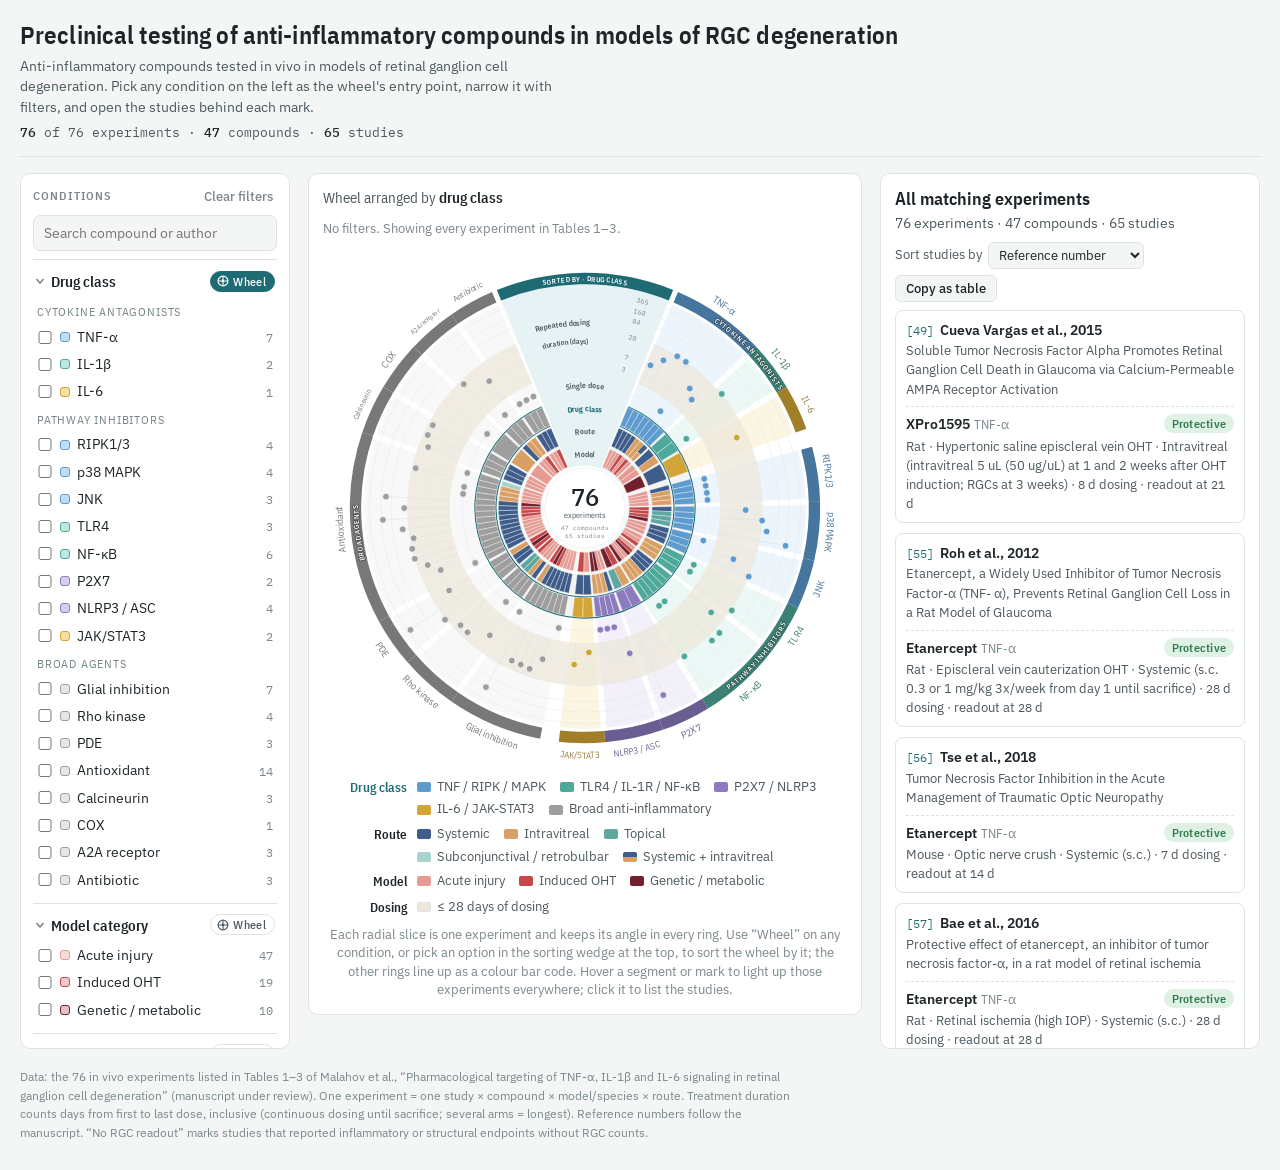
<file: page.html>
<!doctype html>
<html lang="en">
<head>
<meta charset="utf-8">
<meta name="viewport" content="width=device-width, initial-scale=1, viewport-fit=cover">
<meta name="description" content="Interactive wheel of 76 in vivo experiments testing anti-inflammatory compounds in models of retinal ganglion cell degeneration, with filters and references.">
<title>Preclinical testing of anti-inflammatory compounds in models of RGC degeneration</title>
<link rel="preconnect" href="https://fonts.googleapis.com">
<link rel="preconnect" href="https://fonts.gstatic.com" crossorigin>
<link rel="stylesheet" href="https://fonts.googleapis.com/css2?family=IBM+Plex+Sans+Condensed:wght@400;500;600&family=IBM+Plex+Sans:ital,wght@0,400;0,500;0,600;1,400&family=IBM+Plex+Mono:wght@400;500&display=swap">
<link rel="stylesheet" href="wheel.css">
</head>
<body>
<!-- ================================================================
     RGC Neuroprotection Wheel: page text and structure.
     Edit the texts freely (title, introduction, help line, footer).
     Keep the id="..." attributes: the script uses them.
     Preview: open this file in a browser. Publish: run build_index.bat.
     ================================================================ -->
<div class="wrap">
  <header class="top">
    <div>
      <h1>Preclinical testing of anti-inflammatory compounds in models of RGC degeneration</h1>
      <p class="sub">Anti-inflammatory compounds tested in vivo in models of retinal ganglion cell degeneration. Pick any condition on the left as the wheel's entry point, narrow it with filters, and open the studies behind each mark.</p>
    </div>
    <div class="totals" id="totals"></div>
  </header>

  <div class="grid">
    <aside class="conds" aria-label="Conditions">
      <div class="conds-head"><span class="eyebrow">Conditions</span><button class="linkbtn" id="clearAll" type="button">Clear filters</button></div>
      <input class="search" id="q" type="search" placeholder="Search compound or author" aria-label="Search compound or author" autocomplete="off">
      <div id="facets"></div>
    </aside>

    <section class="stage" aria-label="Wheel">
      <div class="stage-head">
        <div class="arr-label" id="arrLabel"></div>
        <button class="linkbtn" id="resetView" type="button">Back to drug classes</button>
      </div>
      <div class="chips" id="chips"></div>
      <div class="wheel-box"><svg class="wheel" id="wheel" viewBox="-508 -508 1016 1016" role="img" aria-label="Wheel of experiments"></svg></div>
      <div class="key" id="key"></div>
      <p class="howto">Each radial slice is one experiment and keeps its angle in every ring. Use “Wheel” on any condition, or pick an option in the sorting wedge at the top, to sort the wheel by it; the other rings line up as a colour bar code. Hover a segment or mark to light up those experiments everywhere; click it to list the studies.</p>
    </section>

    <section class="details" aria-label="Experiments">
      <div class="det-head"><h2 class="det-title" id="detTitle"></h2><button class="linkbtn" id="clearSel" type="button">Show all</button></div>
      <p class="det-meta" id="detMeta"></p>
      <div class="det-tools">
        <label for="sortBy">Sort studies by <select id="sortBy">
          <option value="ref">Reference number</option>
          <option value="year">Year (newest first)</option>
          <option value="compound">Compound</option>
          <option value="n">Experiments in study</option>
        </select></label>
        <button class="btn" id="narrow" type="button" hidden>Filter wheel to this</button>
        <button class="btn" id="copyTable" type="button">Copy as table</button>
        <span class="copied" id="copyMsg" role="status"></span>
      </div>
      <div class="list" id="list"></div>
    </section>
  </div>

  <footer class="note">
    Data: the 76 in vivo experiments listed in Tables 1–3 of Malahov et al., “Pharmacological targeting of TNF-α, IL-1β and IL-6 signaling in retinal ganglion cell degeneration” (manuscript under review). One experiment = one study × compound × model/species × route. Treatment duration counts days from first to last dose, inclusive (continuous dosing until sacrifice; several arms = longest). Reference numbers follow the manuscript. “No RGC readout” marks studies that reported inflammatory or structural endpoints without RGC counts.
  </footer>
</div>

<div class="tip" id="tip" hidden></div>
<dialog id="refDlg" aria-labelledby="dlgTitle"><div class="dlg" id="dlgBody"></div></dialog>

<script src="../data/data.js"></script>
<script src="settings.js"></script>
<script src="wheel.js"></script>
</body>
</html>
</file>
<file: wheel.css>
/* RGC Neuroprotection Wheel: page styles.
   The colour tokens below (light theme, then dark theme twice) set the page colours;
   category colours are in settings.js. */
/* ---------- base ---------- */
:root { color-scheme: light; padding-top: env(safe-area-inset-top, 0px); padding-bottom: env(safe-area-inset-bottom, 0px); }
body { margin: 0; }
img { max-width: 100%; }
[hidden] { display: none !important; }

/* Layout: three working columns - conditions (filters) | wheel | experiments & references; stacks on narrow screens */
:root {
  --bg: #f4f6f6;
  --panel: #ffffff;
  --fg: #1d2529;
  --fg2: #4b585e;
  --muted: #7a878c;
  --line: #dde3e4;
  --grid: #e3e8e9;
  --accent: #1f6b74;
  --accent-soft: #dcecee;
  --band: #8f9a9e;
  --tint: 0.30;
  --short-band: #ece7da;
  --on-tint: #1d2529;
  --good: #2e7d4f; --good-bg: #dff0e5;
  --warn: #9a6a12; --warn-bg: #f6ebd2;
  --bad: #a83a3a;  --bad-bg: #f6dede;
  --none: #5f6b70; --none-bg: #e7ebec;
  --shadow: 0 1px 2px rgba(20,35,40,.06), 0 6px 24px rgba(20,35,40,.08);
  --f-ui: "IBM Plex Sans", "Segoe UI", system-ui, sans-serif;
  --f-label: "IBM Plex Sans Condensed", "Arial Narrow", "IBM Plex Sans", sans-serif;
  --f-num: "IBM Plex Mono", ui-monospace, "SFMono-Regular", Menlo, monospace;
}
@media (prefers-color-scheme: dark) { :root:not([data-theme="light"]) {
  --bg: #11171a; --panel: #182024; --fg: #e3e9ea; --fg2: #b3bfc3; --muted: #84939a;
  --line: #2a353a; --grid: #2b363b; --accent: #5fb3bc; --accent-soft: #1c3438; --band: #56646a;
  --tint: 0.13; --short-band: #262a24; --on-tint: #1d2529;
  --good: #6cc890; --good-bg: #1d3326; --warn: #e2b459; --warn-bg: #352b16; --bad: #ee8a8a; --bad-bg: #3a2020;
  --none: #a9b5ba; --none-bg: #253034;
  --shadow: 0 1px 2px rgba(0,0,0,.3), 0 6px 24px rgba(0,0,0,.35); color-scheme: dark; } }
:root[data-theme="dark"] {
  --bg: #11171a; --panel: #182024; --fg: #e3e9ea; --fg2: #b3bfc3; --muted: #84939a;
  --line: #2a353a; --grid: #2b363b; --accent: #5fb3bc; --accent-soft: #1c3438; --band: #56646a;
  --tint: 0.13; --short-band: #262a24; --on-tint: #1d2529;
  --good: #6cc890; --good-bg: #1d3326; --warn: #e2b459; --warn-bg: #352b16; --bad: #ee8a8a; --bad-bg: #3a2020;
  --none: #a9b5ba; --none-bg: #253034;
  --shadow: 0 1px 2px rgba(0,0,0,.3), 0 6px 24px rgba(0,0,0,.35); color-scheme: dark; }

* { box-sizing: border-box; }
body { background: var(--bg); color: var(--fg); font-family: var(--f-ui); font-size: 14px; line-height: 1.45; }
.wrap { max-width: 1560px; margin: 0 auto; padding-inline: 20px; padding-block: 18px 28px; }
header.top { display: flex; flex-wrap: wrap; align-items: baseline; justify-content: space-between; gap: 6px 24px; padding-bottom: 14px; border-bottom: 1px solid var(--line); margin-bottom: 16px; }
h1 { font-family: var(--f-label); font-weight: 600; font-size: 1.55rem; letter-spacing: .005em; margin: 0; text-wrap: balance; }
.sub { color: var(--fg2); margin: 2px 0 0; max-width: 70ch; }
.totals { font-family: var(--f-num); font-size: .82rem; color: var(--fg2); white-space: nowrap; }
.totals b { color: var(--fg); font-weight: 500; }

.grid { display: grid; grid-template-columns: 270px minmax(0, 1fr) 380px; gap: 18px; align-items: start; }
@media (max-width: 1240px) { .grid { grid-template-columns: 260px minmax(0, 1fr); } .details { grid-column: 1 / -1; } }
@media (max-width: 760px) { .grid { grid-template-columns: minmax(0, 1fr); } .stage { order: -1; } .totals { white-space: normal; } .wrap { padding-inline: 16px; } }

/* ---------- conditions column ---------- */
.conds { background: var(--panel); border: 1px solid var(--line); border-radius: 10px; padding: 12px 12px 6px; position: sticky; top: env(safe-area-inset-top, 0px); max-height: calc(100vh - 24px); overflow: auto; }
@media (max-width: 760px) { .conds { position: static; max-height: none; } }
.conds-head { display: flex; justify-content: space-between; align-items: center; gap: 8px; margin-bottom: 8px; }
.eyebrow { font-family: var(--f-label); text-transform: uppercase; letter-spacing: .08em; font-size: .72rem; color: var(--muted); font-weight: 600; }
.search { width: 100%; font: inherit; padding: 7px 10px; border: 1px solid var(--line); border-radius: 7px; background: var(--bg); color: var(--fg); margin-bottom: 8px; }
.search:focus-visible, button:focus-visible, input:focus-visible, select:focus-visible, .hit:focus-visible { outline: 2px solid var(--accent); outline-offset: 2px; }
.facet { border-top: 1px solid var(--line); padding: 6px 0; }
.facet > summary { list-style: none; display: flex; align-items: center; justify-content: space-between; gap: 6px; cursor: pointer; padding: 4px 2px; }
.facet > summary::-webkit-details-marker { display: none; }
.facet-name { font-family: var(--f-label); font-weight: 600; font-size: .95rem; display: flex; align-items: center; gap: 6px; }
.facet-name .chev { width: 10px; height: 10px; transition: transform .15s; color: var(--muted); }
.facet[open] .chev { transform: rotate(90deg); }
.facet-active { font-family: var(--f-num); font-size: .7rem; background: var(--accent); color: var(--panel); border-radius: 9px; padding: 0 6px; }
.arrange { font: 500 .72rem var(--f-label); letter-spacing: .03em; border: 1px solid var(--line); background: transparent; color: var(--fg2); border-radius: 999px; padding: 2px 8px 2px 6px; cursor: pointer; display: inline-flex; align-items: center; gap: 4px; white-space: nowrap; }
.arrange svg { width: 12px; height: 12px; }
.arrange[aria-pressed="true"] { background: var(--accent); border-color: var(--accent); color: var(--panel); }
.arrange:hover { border-color: var(--accent); }
.vals { display: grid; gap: 1px; padding: 2px 0 4px; }
.vgroup { font-family: var(--f-label); font-size: .72rem; text-transform: uppercase; letter-spacing: .07em; color: var(--muted); padding: 6px 4px 2px; }
.val { display: grid; grid-template-columns: 16px 10px minmax(0, 1fr) auto; align-items: center; gap: 7px; padding: 3px 4px; border-radius: 5px; cursor: pointer; }
.val:hover { background: var(--accent-soft); }
.val input { margin: 0; accent-color: var(--accent); }
.val .sw { width: 10px; height: 10px; border-radius: 3px; border: 1px solid; }
.val .vl { min-width: 0; overflow-wrap: anywhere; }
.val .vc { font-family: var(--f-num); font-size: .78rem; color: var(--muted); font-variant-numeric: tabular-nums; }
.val.zero { opacity: .42; }
.val.on .vl { font-weight: 600; }
.linkbtn { font: 500 .8rem var(--f-ui); background: none; border: 0; color: var(--accent); cursor: pointer; padding: 2px 4px; border-radius: 4px; }
.linkbtn:hover { text-decoration: underline; }
.linkbtn[disabled] { color: var(--muted); cursor: default; text-decoration: none; }

/* ---------- wheel ---------- */
.stage { background: var(--panel); border: 1px solid var(--line); border-radius: 10px; padding: 12px 14px 14px; min-width: 0; }
.stage-head { display: flex; flex-wrap: wrap; gap: 6px 12px; align-items: center; justify-content: space-between; }
.arr-label { font-family: var(--f-label); font-size: .95rem; color: var(--fg2); }
.arr-label b { color: var(--fg); font-weight: 600; }
.chips { display: flex; flex-wrap: wrap; gap: 6px; margin: 8px 0 0; min-height: 26px; }
.chip { display: inline-flex; align-items: center; gap: 6px; font-size: .8rem; background: var(--accent-soft); color: var(--fg); border: 1px solid transparent; border-radius: 999px; padding: 2px 4px 2px 10px; }
.chip .k { color: var(--fg2); }
.chip button { border: 0; background: transparent; color: var(--fg2); cursor: pointer; width: 20px; height: 20px; border-radius: 50%; font-size: 14px; line-height: 1; }
.chip button:hover { background: var(--line); color: var(--fg); }
.chips .hint { color: var(--muted); font-size: .82rem; align-self: center; }
.wheel-box { position: relative; max-width: 860px; margin: 4px auto 0; }
svg.wheel { width: 100%; height: auto; display: block; font-family: var(--f-label); }
.wheel .lbl { fill: var(--fg); font-size: 19px; }
.wheel .glbl { fill: #fff; font-size: 14px; font-weight: 600; letter-spacing: .12em; paint-order: stroke; stroke: rgba(0,0,0,.45); stroke-width: 2.6px; stroke-linejoin: round; pointer-events: none; }
.wheel .gband { cursor: pointer; }
.wheel .gband { fill: var(--band); }
.wheel .ring-lbl { font-size: 15px; font-weight: 600; fill: var(--fg2); }
.wheel .tick-lbl { font-family: var(--f-num); font-size: 13px; fill: var(--muted); }
.wheel .gridc { fill: none; stroke: var(--grid); stroke-width: 1; }
.wheel .knock { fill: none; stroke: var(--panel); stroke-linecap: round; }
.wheel .short { fill: var(--short-band); }
.wheel .sector { cursor: pointer; }
.wheel .sector:hover .sbg { opacity: calc(var(--tint) * 2.2); }
.wheel .cnt { font-family: var(--f-num); font-size: 13.5px; fill: var(--on-tint); pointer-events: none; text-anchor: middle; dominant-baseline: central; }
.wheel .hit { cursor: pointer; }
.wheel .hit:hover .mk { stroke-width: 2.6; }
.wheel .hit.sel .mk, .wheel .hit.sel path { stroke: var(--fg); stroke-width: 2.6; }
.wheel .zero { fill: var(--grid); }
.wheel .c-n { font-family: var(--f-num); font-size: 46px; font-weight: 500; fill: var(--fg); text-anchor: middle; }
.wheel .c-t { font-size: 16px; fill: var(--fg2); text-anchor: middle; }
.wheel .c-s { font-family: var(--f-num); font-size: 12.5px; fill: var(--muted); text-anchor: middle; }
.wheel .pct { font-family: var(--f-num); font-size: 13px; fill: #fff; font-weight: 500; text-anchor: middle; dominant-baseline: central; pointer-events: none; }
.wheel .centre { cursor: pointer; }
.wheel .sl { stroke: var(--panel); stroke-width: .7; transition: opacity .15s; }
.wheel .dm { transition: opacity .15s; }
.wheel .stem { stroke: var(--line); stroke-width: 1.2; }
.wheel.focus .sl:not(.hl), .wheel.focus .dm:not(.hl) { opacity: .15; }
.wheel .run, .wheel .mark { cursor: pointer; }
.wheel .mark:hover .dm { stroke-width: 2.4; }
.wheel .ring-bg { fill: var(--grid); opacity: .5; }
.wheel .ring-name { font-size: 15px; font-weight: 600; fill: var(--fg2); cursor: pointer; }
.wheel .ring-name:hover { fill: var(--accent); text-decoration: underline; }
.wheel .ring-name.on { fill: var(--accent); font-weight: 700; }
.wheel .lbl.faint { opacity: .4; }
.wheel .lbl.sel { font-weight: 600; text-decoration: underline; text-underline-offset: 3px; }
.wheel .gap-panel { fill: color-mix(in oklab, var(--accent-soft) 70%, var(--panel)); }
.wheel .sortband { fill: var(--accent); }
.wheel .sortlbl { fill: var(--panel); font-weight: 600; letter-spacing: .08em; pointer-events: none; }
.wheel .active-edge { fill: none; stroke: var(--accent); stroke-width: 2; }
.wheel .hole { fill: none; stroke: var(--line); stroke-width: 1; }
.key { display: grid; gap: 6px; margin: 8px auto 0; max-width: 820px; }
.key .lrow { display: grid; grid-template-columns: 84px minmax(0, 1fr); gap: 10px; align-items: baseline; font-size: .8rem; color: var(--fg2); }
.key .lname { font-family: var(--f-label); font-weight: 600; color: var(--fg); text-align: right; }
.key .lname.on { color: var(--accent); }
.key .litems { display: flex; flex-wrap: wrap; gap: 4px 14px; }
.key .litems span { display: inline-flex; align-items: center; gap: 6px; }
.key i { width: 14px; height: 10px; border-radius: 2px; display: inline-block; flex: none; }
@media (max-width: 520px) { .key .lrow { grid-template-columns: minmax(0, 1fr); gap: 2px; } .key .lname { text-align: left; } }
.howto { color: var(--muted); font-size: .8rem; text-align: center; margin: 8px 0 0; }

/* ---------- details ---------- */
.details { background: var(--panel); border: 1px solid var(--line); border-radius: 10px; padding: 12px 14px; min-width: 0; position: sticky; top: env(safe-area-inset-top, 0px); max-height: calc(100vh - 24px); overflow: auto; }
@media (max-width: 1240px) { .details { position: static; max-height: 70vh; } }
.det-head { display: flex; flex-wrap: wrap; justify-content: space-between; gap: 6px 10px; align-items: baseline; }
.det-title { font-family: var(--f-label); font-weight: 600; font-size: 1.12rem; margin: 0; text-wrap: balance; }
.det-meta { color: var(--fg2); font-size: .85rem; margin: 2px 0 8px; }
.det-tools { display: flex; flex-wrap: wrap; gap: 6px 10px; align-items: center; margin-bottom: 8px; }
.det-tools label { font-size: .8rem; color: var(--fg2); display: inline-flex; align-items: center; gap: 6px; }
select { font: inherit; font-size: .82rem; padding: 3px 6px; border-radius: 6px; border: 1px solid var(--line); background: var(--bg); color: var(--fg); }
.btn { font: 500 .8rem var(--f-ui); border: 1px solid var(--line); background: var(--bg); color: var(--fg); border-radius: 6px; padding: 4px 10px; cursor: pointer; }
.btn:hover { border-color: var(--accent); }
.btn.primary { background: var(--accent); border-color: var(--accent); color: var(--panel); }
.list { display: grid; gap: 10px; }
.study { border: 1px solid var(--line); border-radius: 8px; padding: 9px 10px; min-width: 0; }
.refbtn { all: unset; cursor: pointer; display: block; border-radius: 4px; }
.refbtn:focus-visible { outline: 2px solid var(--accent); outline-offset: 2px; }
.refbtn .rn { font-family: var(--f-num); font-size: .78rem; color: var(--accent); margin-right: 6px; }
.refbtn .ra { font-weight: 600; }
.refbtn .rt { display: block; color: var(--fg2); font-size: .84rem; margin-top: 1px; }
.refbtn:hover .ra { text-decoration: underline; }
.exp { display: grid; grid-template-columns: minmax(0, 1fr) auto; gap: 2px 10px; padding-top: 7px; margin-top: 7px; border-top: 1px dashed var(--line); }
.exp .cmp { font-weight: 600; }
.exp .cls { font-family: var(--f-label); color: var(--muted); font-size: .8rem; margin-left: 4px; font-weight: 400; }
.exp .facts { grid-column: 1 / -1; color: var(--fg2); font-size: .82rem; }
.exp .facts .num { font-family: var(--f-num); font-size: .78rem; }
.pill { font-family: var(--f-label); font-size: .74rem; font-weight: 600; letter-spacing: .02em; padding: 1px 8px; border-radius: 999px; white-space: nowrap; align-self: start; }
.p-good { color: var(--good); background: var(--good-bg); }
.p-warn { color: var(--warn); background: var(--warn-bg); }
.p-bad { color: var(--bad); background: var(--bad-bg); }
.p-none { color: var(--none); background: var(--none-bg); }
.empty { color: var(--muted); padding: 18px 4px; text-align: center; }
footer.note { color: var(--muted); font-size: .78rem; margin-top: 18px; max-width: 110ch; line-height: 1.5; }

/* tooltip + dialog */
.tip { position: fixed; z-index: 20; pointer-events: none; background: var(--panel); color: var(--fg); border: 1px solid var(--line); box-shadow: var(--shadow); border-radius: 8px; padding: 8px 10px; font-size: .82rem; max-width: 300px; }
.tip b { font-family: var(--f-label); font-size: .9rem; }
.tip .tn { font-family: var(--f-num); color: var(--fg2); }
.tip .tc { color: var(--fg2); margin-top: 3px; }
dialog { border: 1px solid var(--line); border-radius: 12px; background: var(--panel); color: var(--fg); padding: 0; width: min(640px, calc(100vw - 32px)); box-shadow: var(--shadow); }
dialog::backdrop { background: rgba(10, 20, 24, .45); }
.dlg { padding: 18px 20px 16px; display: grid; gap: 10px; }
.dlg .dn { font-family: var(--f-num); color: var(--accent); font-size: .82rem; }
.dlg h2 { margin: 0; font-family: var(--f-label); font-weight: 600; font-size: 1.2rem; text-wrap: balance; line-height: 1.3; }
.dlg .au { color: var(--fg2); font-size: .86rem; }
.dlg .jr { font-style: italic; color: var(--fg2); }
.dlg .acts { display: flex; flex-wrap: wrap; gap: 8px; align-items: center; }
.dlg a.btn { text-decoration: none; display: inline-block; }
.dlg .copied { color: var(--good); font-size: .8rem; }
.dlg textarea { width: 100%; font: .8rem var(--f-num); color: var(--fg); background: var(--bg); border: 1px solid var(--line); border-radius: 6px; padding: 6px; }
.x { position: absolute; top: 10px; right: 10px; }
@media (prefers-reduced-motion: reduce) { * { transition: none !important; } }
</file>
